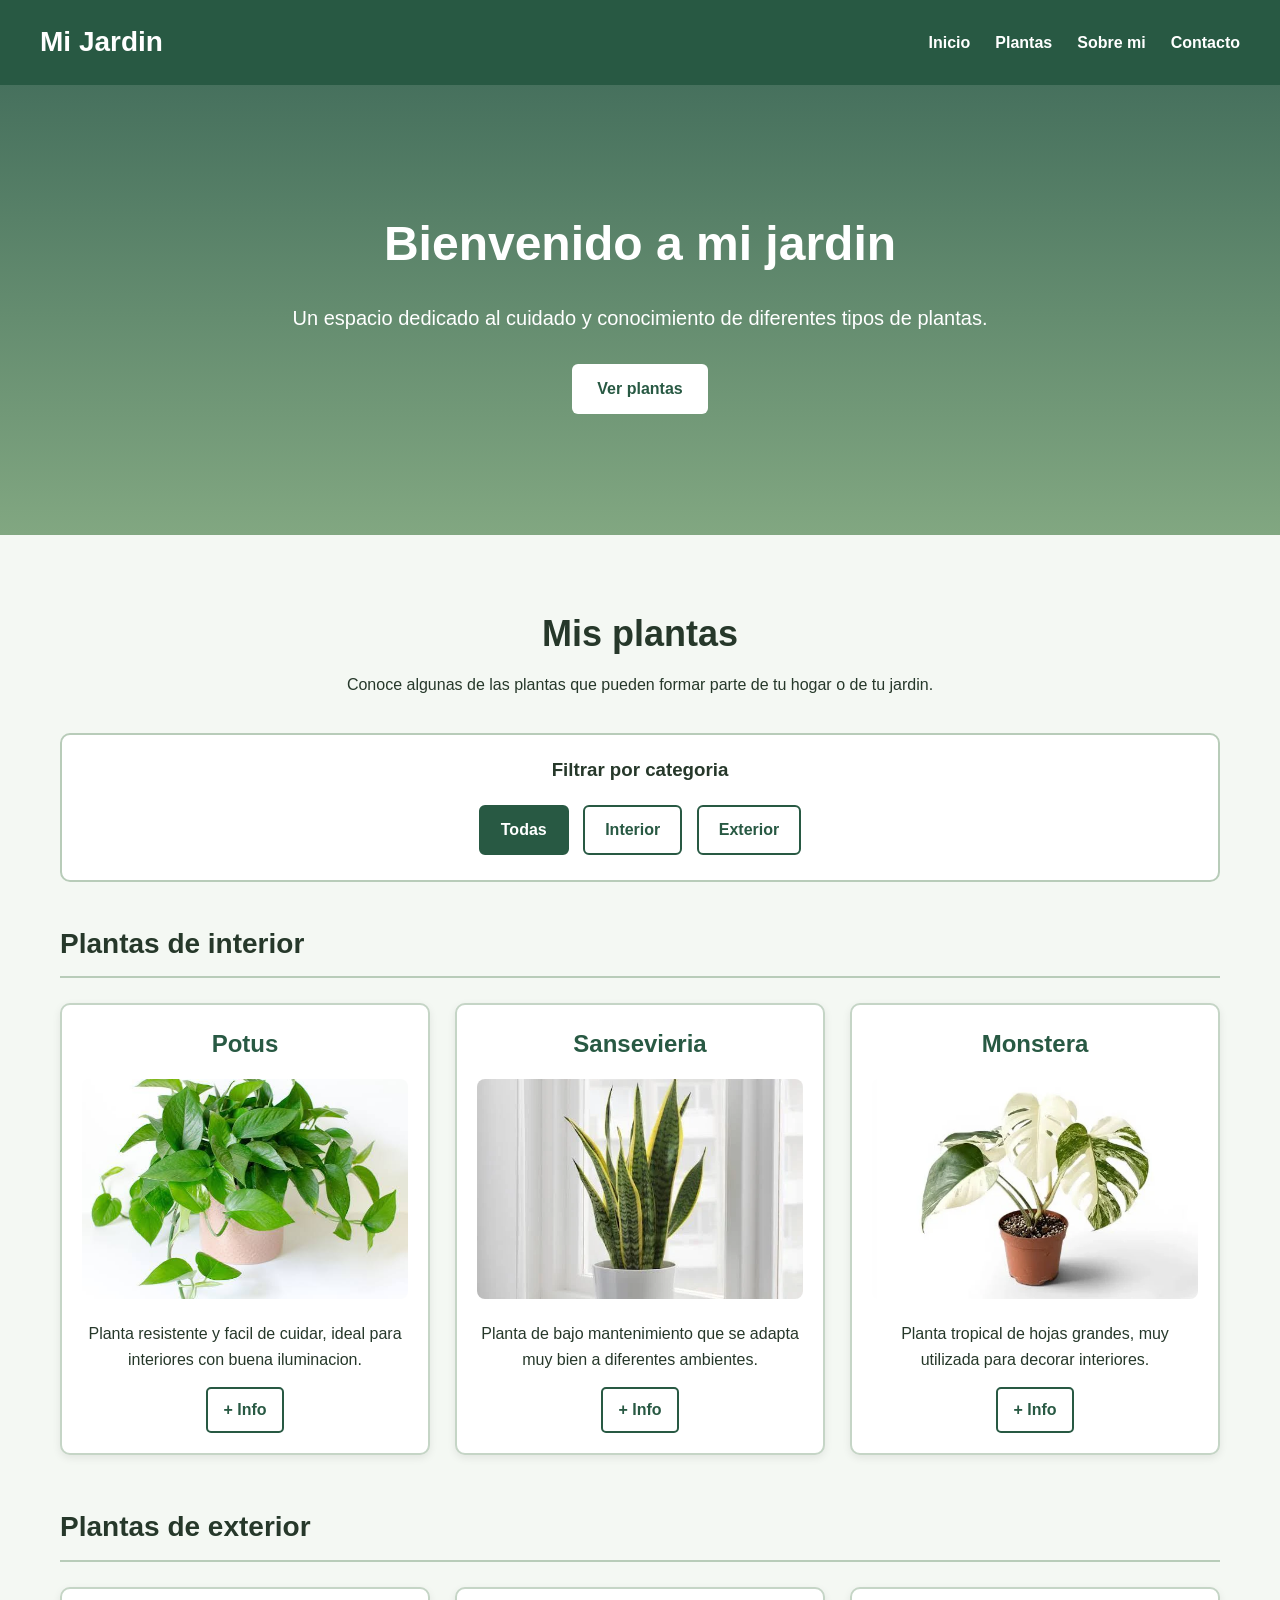
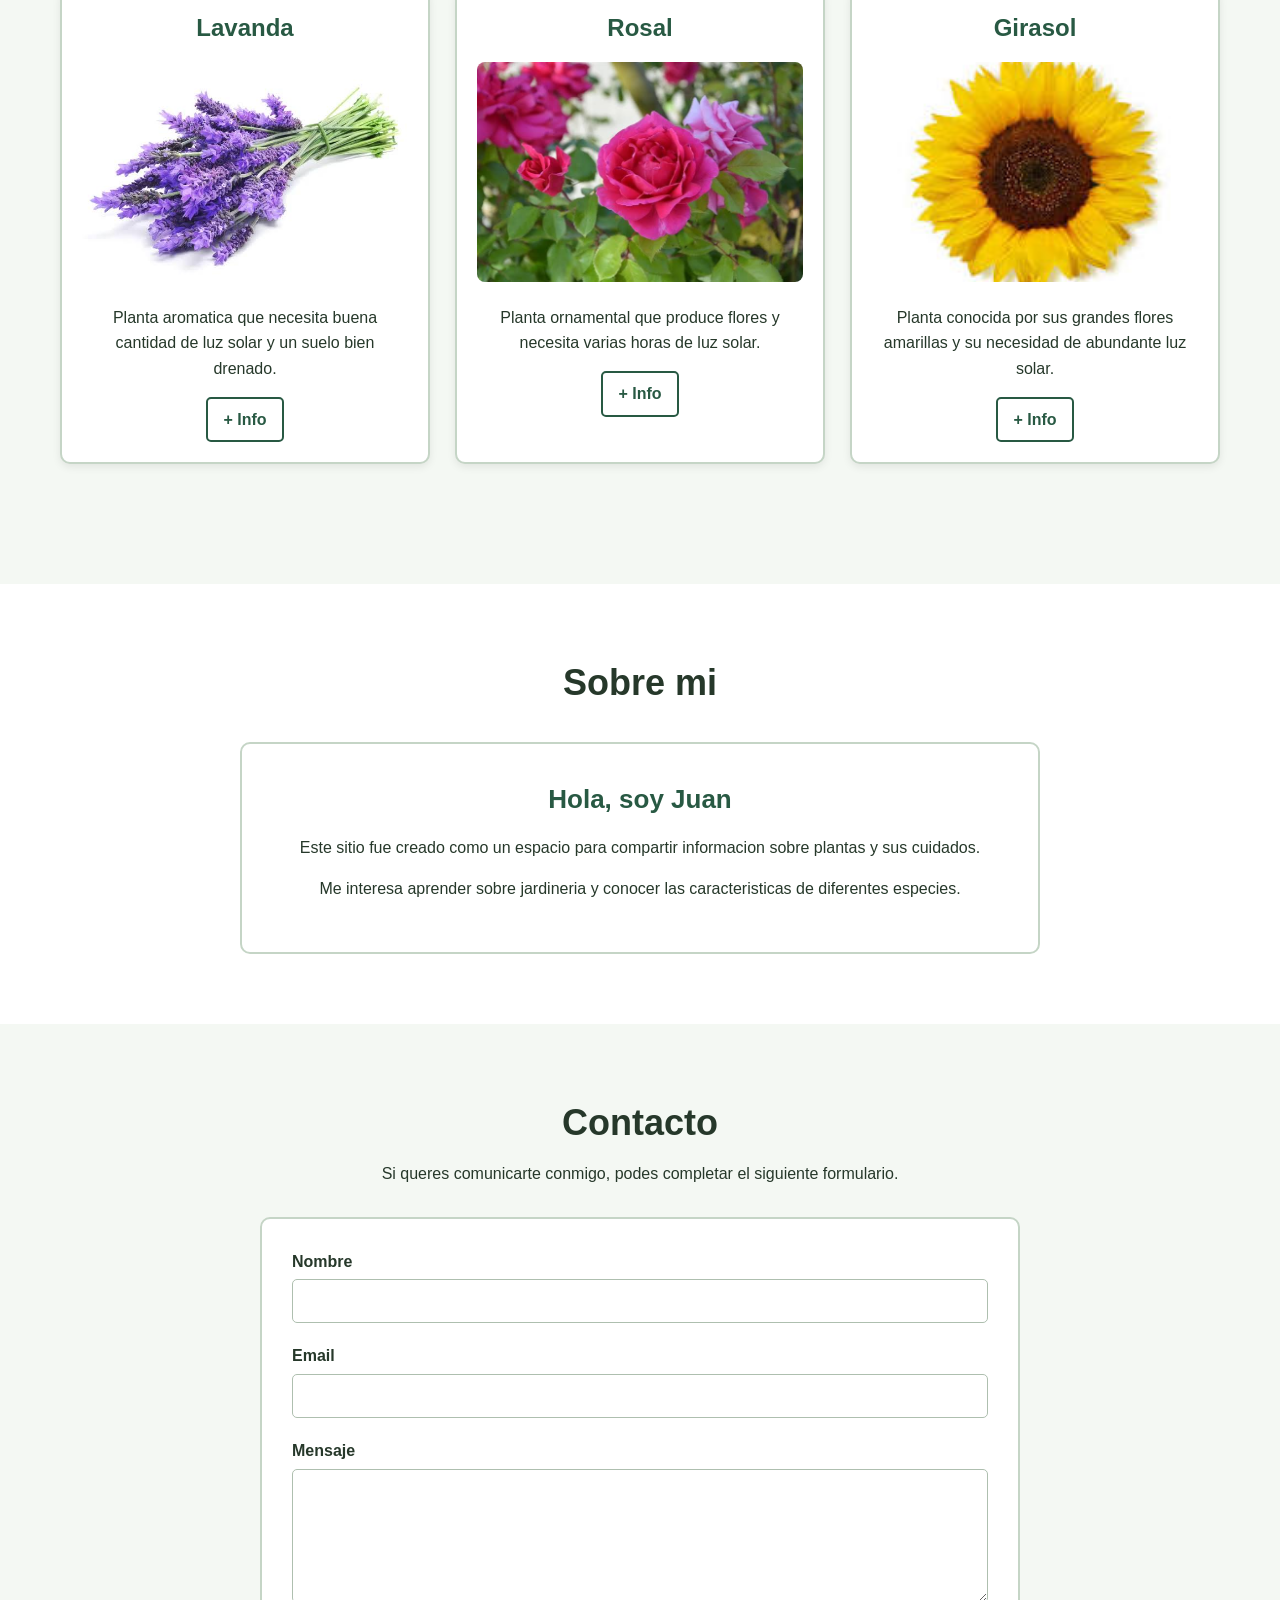
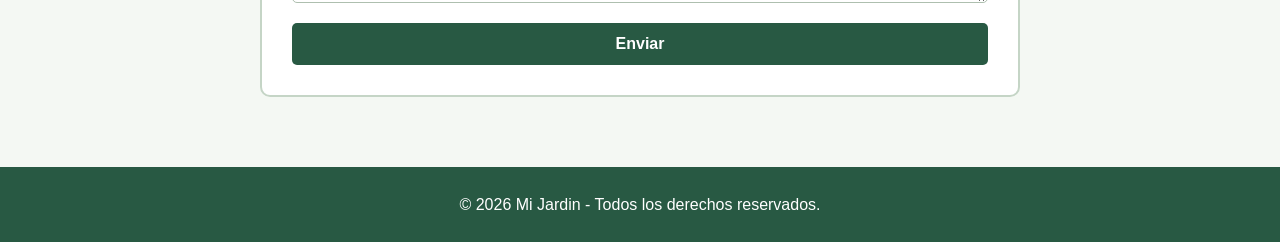
<file: web_chatgpt/index.html>
<!DOCTYPE html>
<html lang="es">
<head>
    <meta charset="UTF-8">
    <meta name="viewport" content="width=device-width, initial-scale=1.0">
    <title>Mi Jardin</title>
    <link rel="stylesheet" href="estilosIA.css">
</head>

<body>

    <!-- ENCABEZADO -->
    <header>
        <nav>
            <h1>Mi Jardin</h1>

            <ul>
                <li><a href="#inicio">Inicio</a></li>
                <li><a href="#plantas">Plantas</a></li>
                <li><a href="#sobre-mi">Sobre mi</a></li>
                <li><a href="#contacto">Contacto</a></li>
            </ul>
        </nav>
    </header>


    <!-- INICIO -->
    <main>

        <section id="inicio" class="hero">
            <div class="hero-contenido">
                <h2>Bienvenido a mi jardin</h2>
                <p>
                    Un espacio dedicado al cuidado y conocimiento de diferentes
                    tipos de plantas.
                </p>

                <a href="#plantas" class="boton">Ver plantas</a>
            </div>
        </section>


        <!-- PLANTAS -->
        <section id="plantas" class="plantas">

            <h2>Mis plantas</h2>

            <p class="descripcion">
                Conoce algunas de las plantas que pueden formar parte de tu hogar
                o de tu jardin.
            </p>


            <!--
                Los radio buttons estan directamente dentro de la section.
                Esto permite que el selector CSS "~" funcione correctamente.
            -->

            <input type="radio" name="categoria" id="todas" checked>
            <input type="radio" name="categoria" id="interior">
            <input type="radio" name="categoria" id="exterior">


            <!-- FILTRO -->
            <div class="filtro">

                <h3>Filtrar por categoria</h3>

                <label for="todas">Todas</label>
                <label for="interior">Interior</label>
                <label for="exterior">Exterior</label>

            </div>


            <!-- PLANTAS DE INTERIOR -->
            <div id="categoria-interior" class="categoria">

                <h3>Plantas de interior</h3>

                <div class="plantas-grid">

                    <article class="planta-card">
                        <h4>Potus</h4>

                        <img src="imagenes/pothos.jpg" alt="Potus">

                        <p>
                            Planta resistente y facil de cuidar, ideal para
                            interiores con buena iluminacion.
                        </p>

                        <a href="info/pothos.pdf" target="_blank">
                            + Info
                        </a>
                    </article>


                    <article class="planta-card">
                        <h4>Sansevieria</h4>

                        <img src="imagenes/sansevieria.jpg" alt="Sansevieria">

                        <p>
                            Planta de bajo mantenimiento que se adapta muy bien
                            a diferentes ambientes.
                        </p>

                        <a href="info/sansevieria.pdf" target="_blank">
                            + Info
                        </a>
                    </article>


                    <article class="planta-card">
                        <h4>Monstera</h4>

                        <img src="imagenes/monstera.jpg" alt="Monstera">

                        <p>
                            Planta tropical de hojas grandes, muy utilizada
                            para decorar interiores.
                        </p>

                        <a href="info/monstera.pdf" target="_blank">
                            + Info
                        </a>
                    </article>

                </div>

            </div>


            <!-- PLANTAS DE EXTERIOR -->
            <div id="categoria-exterior" class="categoria">

                <h3>Plantas de exterior</h3>

                <div class="plantas-grid">

                    <article class="planta-card">
                        <h4>Lavanda</h4>

                        <img src="imagenes/lavanda.jpg" alt="Lavanda">

                        <p>
                            Planta aromatica que necesita buena cantidad de
                            luz solar y un suelo bien drenado.
                        </p>

                        <a href="info/lavanda.pdf" target="_blank">
                            + Info
                        </a>
                    </article>


                    <article class="planta-card">
                        <h4>Rosal</h4>

                        <img src="imagenes/rosal.jpg" alt="Rosal">

                        <p>
                            Planta ornamental que produce flores y necesita
                            varias horas de luz solar.
                        </p>

                        <a href="info/rosal.pdf" target="_blank">
                            + Info
                        </a>
                    </article>


                    <article class="planta-card">
                        <h4>Girasol</h4>

                        <img src="imagenes/girasol.jpg" alt="Girasol">

                        <p>
                            Planta conocida por sus grandes flores amarillas
                            y su necesidad de abundante luz solar.
                        </p>

                        <a href="info/girasol.pdf" target="_blank">
                            + Info
                        </a>
                    </article>

                </div>

            </div>

        </section>


        <!-- SOBRE MI -->
        <section id="sobre-mi" class="sobre-mi">

            <h2>Sobre mi</h2>

            <div class="sobre-contenido">

                <div>
                    <h3>Hola, soy Juan</h3>

                    <p>
                        Este sitio fue creado como un espacio para compartir
                        informacion sobre plantas y sus cuidados.
                    </p>

                    <p>
                        Me interesa aprender sobre jardineria y conocer las
                        caracteristicas de diferentes especies.
                    </p>
                </div>

            </div>

        </section>


        <!-- CONTACTO -->
        <section id="contacto" class="contacto">

            <h2>Contacto</h2>

            <p>
                Si queres comunicarte conmigo, podes completar el siguiente
                formulario.
            </p>

            <form action="#" method="post">

                <label for="nombre">Nombre</label>
                <input
                    type="text"
                    id="nombre"
                    name="nombre"
                    required
                >


                <label for="email">Email</label>
                <input
                    type="email"
                    id="email"
                    name="email"
                    required
                >


                <label for="mensaje">Mensaje</label>
                <textarea
                    id="mensaje"
                    name="mensaje"
                    rows="6"
                    required
                ></textarea>


                <button type="submit">Enviar</button>

            </form>

        </section>

    </main>


    <!-- PIE DE PAGINA -->
    <footer>
        <p>&copy; 2026 Mi Jardin - Todos los derechos reservados.</p>
    </footer>

</body>
</html>
</file>
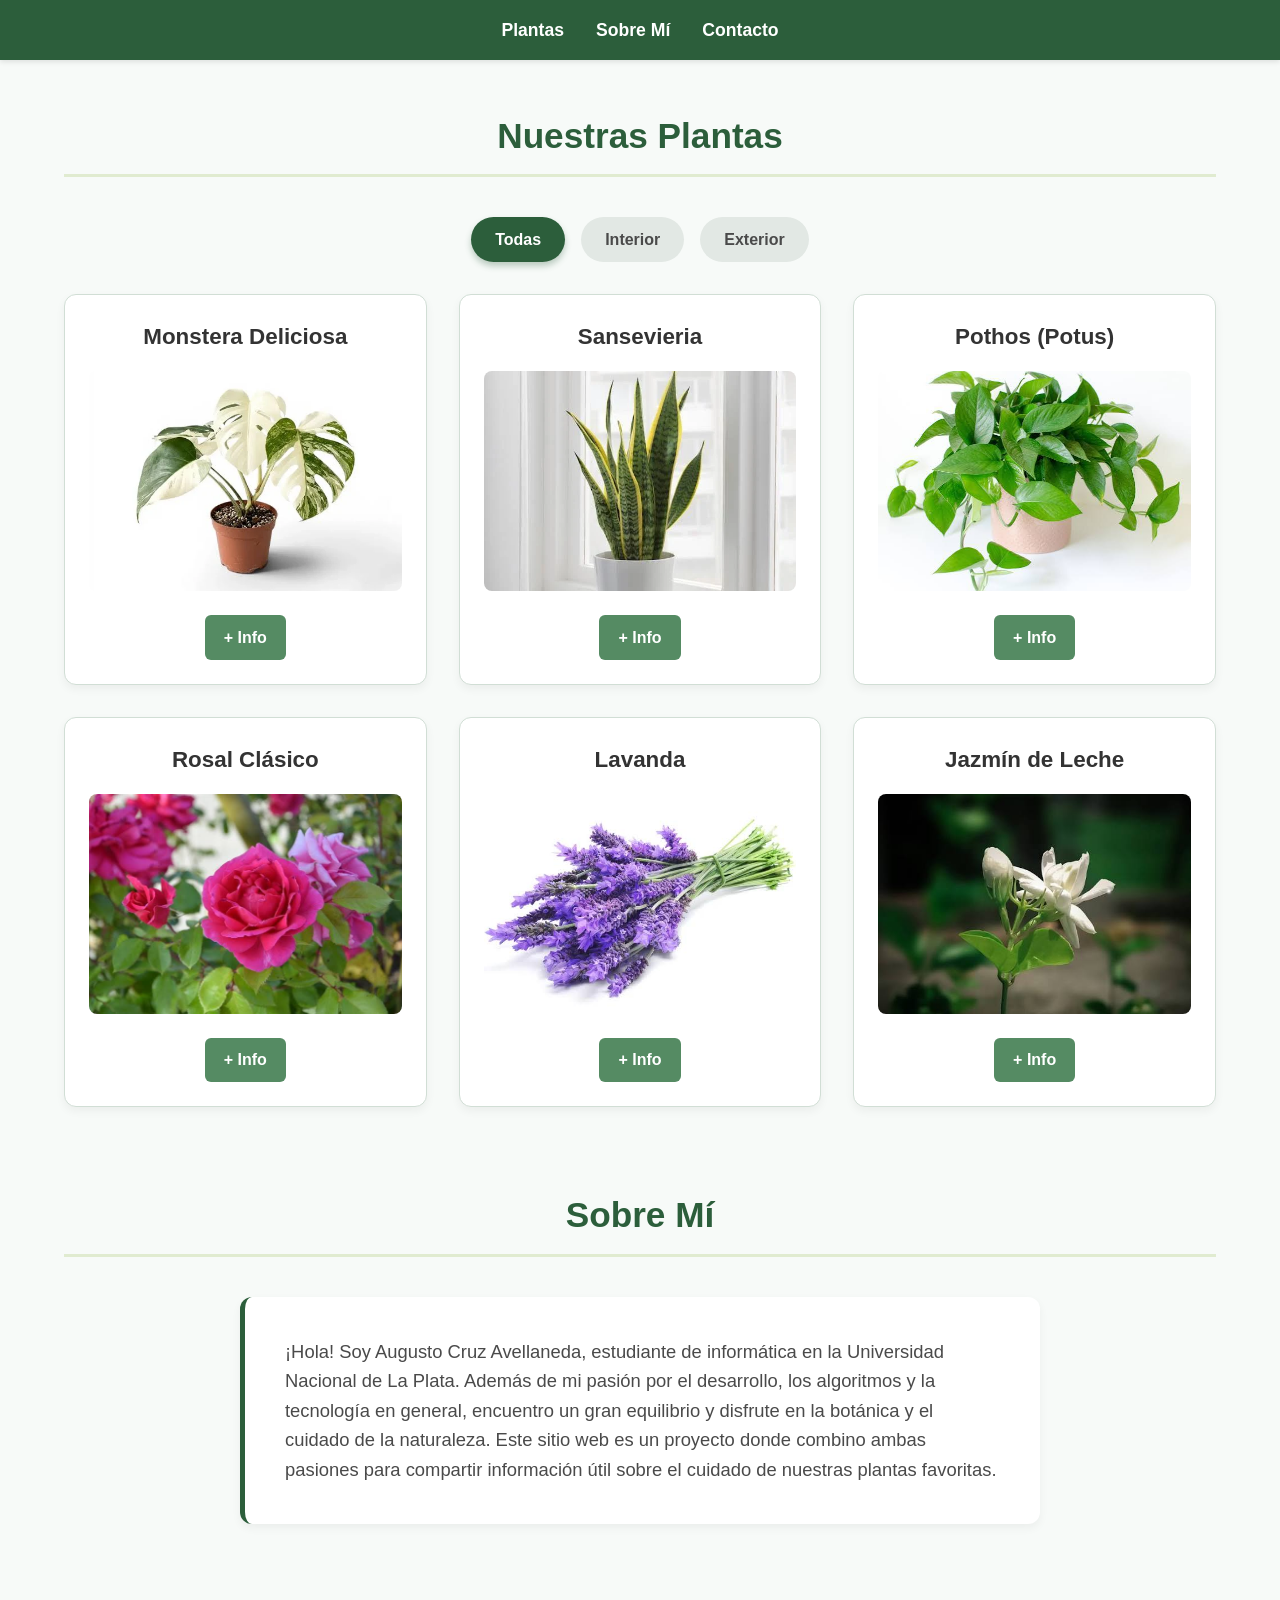
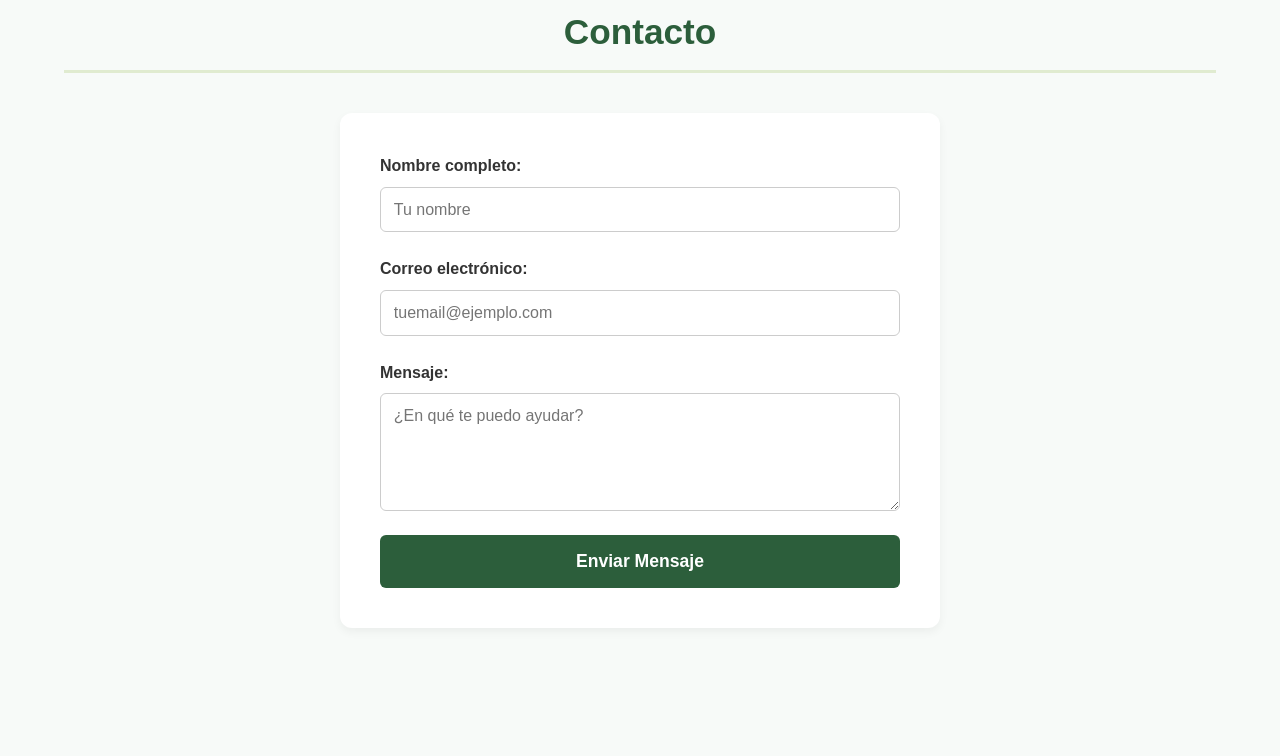
<file: web_gemini/index.html>
<!DOCTYPE html>
<html lang="es">
<head>
    <meta charset="UTF-8">
    <meta name="viewport" content="width=device-width, initial-scale=1.0">
    <title>Catálogo de Plantas</title>
    <!-- Enlace al archivo CSS externo tal como fue solicitado -->
    <link rel="stylesheet" href="estilosIA.css">
</head>
<body>
    <!-- Barra de Navegación -->
    <header>
        <nav>
            <ul>
                <li><a href="#plantas">Plantas</a></li>
                <li><a href="#sobre-mi">Sobre Mí</a></li>
                <li><a href="#contacto">Contacto</a></li>
            </ul>
        </nav>
    </header>

    <main>
        <!-- Sección de Plantas con Filtro -->
        <section id="plantas">
            <h2>Nuestras Plantas</h2>
            
            <!-- Radios ocultos para la lógica del filtro 100% CSS -->
            <input type="radio" id="filtro-todas" name="categoria" checked>
            <input type="radio" id="filtro-interior" name="categoria">
            <input type="radio" id="filtro-exterior" name="categoria">

            <!-- Botones visibles del filtro -->
            <div class="controles-filtro">
                <label for="filtro-todas">Todas</label>
                <label for="filtro-interior">Interior</label>
                <label for="filtro-exterior">Exterior</label>
            </div>

            <!-- Grilla de Tarjetas -->
            <div class="grilla-plantas">
                
                <!-- Plantas de Interior -->
                <div class="tarjeta-planta interior">
                    <h3>Monstera Deliciosa</h3>
                    <img src="imagenes/monstera.jpg" alt="Monstera Deliciosa">
                    <a href="info/monstera.pdf" class="btn-info">+ Info</a>
                </div>
                
                <div class="tarjeta-planta interior">
                    <h3>Sansevieria</h3>
                    <img src="imagenes/sansevieria.jpg" alt="Sansevieria">
                    <a href="info/sansevieria.pdf" class="btn-info">+ Info</a>
                </div>
                
                <div class="tarjeta-planta interior">
                    <h3>Pothos (Potus)</h3>
                    <img src="imagenes/pothos.jpg" alt="Pothos">
                    <a href="info/pothos.pdf" class="btn-info">+ Info</a>
                </div>

                <!-- Plantas de Exterior -->
                <div class="tarjeta-planta exterior">
                    <h3>Rosal Clásico</h3>
                    <img src="imagenes/rosal.jpg" alt="Rosal">
                    <a href="info/rosal.pdf" class="btn-info">+ Info</a>
                </div>
                
                <div class="tarjeta-planta exterior">
                    <h3>Lavanda</h3>
                    <img src="imagenes/lavanda.jpg" alt="Lavanda">
                    <a href="info/lavanda.pdf" class="btn-info">+ Info</a>
                </div>
                
                <div class="tarjeta-planta exterior">
                    <h3>Jazmín de Leche</h3>
                    <img src="imagenes/jazmin.jpg" alt="Jazmín">
                    <a href="info/jazmin.pdf" class="btn-info">+ Info</a>
                </div>

            </div>
        </section>

        <!-- Sección Sobre Mí -->
        <section id="sobre-mi">
            <h2>Sobre Mí</h2>
            <div class="contenido-sobre-mi">
                <p>¡Hola! Soy Augusto Cruz Avellaneda, estudiante de informática en la Universidad Nacional de La Plata. Además de mi pasión por el desarrollo, los algoritmos y la tecnología en general, encuentro un gran equilibrio y disfrute en la botánica y el cuidado de la naturaleza. Este sitio web es un proyecto donde combino ambas pasiones para compartir información útil sobre el cuidado de nuestras plantas favoritas.</p>
            </div>
        </section>

        <!-- Sección de Contacto -->
        <section id="contacto">
            <h2>Contacto</h2>
            <form class="formulario-contacto" action="#" method="POST">
                <div class="grupo-form">
                    <label for="nombre">Nombre completo:</label>
                    <input type="text" id="nombre" name="nombre" required placeholder="Tu nombre">
                </div>
                
                <div class="grupo-form">
                    <label for="email">Correo electrónico:</label>
                    <input type="email" id="email" name="email" required placeholder="tuemail@ejemplo.com">
                </div>
                
                <div class="grupo-form">
                    <label for="mensaje">Mensaje:</label>
                    <textarea id="mensaje" name="mensaje" rows="5" required placeholder="¿En qué te puedo ayudar?"></textarea>
                </div>
                
                <button type="submit" class="btn-enviar">Enviar Mensaje</button>
            </form>
        </section>
    </main>
</body>
</html>
</file>
<file: web_chatgpt/estilosIA.css>
/* ================================
   CONFIGURACION GENERAL
================================ */

* {
    margin: 0;
    padding: 0;
    box-sizing: border-box;
}

html {
    scroll-behavior: smooth;
}

body {
    font-family: Arial, sans-serif;
    background-color: #f4f8f3;
    color: #26382a;
    line-height: 1.6;
}


/* ================================
   ENCABEZADO
================================ */

header {
    background-color: #285943;
    color: white;
    padding: 20px 40px;
}

nav {
    max-width: 1200px;
    margin: auto;

    display: flex;
    justify-content: space-between;
    align-items: center;
}

nav h1 {
    font-size: 28px;
}

nav ul {
    list-style: none;

    display: flex;
    gap: 25px;
}

nav a {
    color: white;
    text-decoration: none;
    font-weight: bold;
}

nav a:hover {
    text-decoration: underline;
}


/* ================================
   HERO
================================ */

.hero {
    min-height: 450px;

    display: flex;
    justify-content: center;
    align-items: center;

    text-align: center;

    background: linear-gradient(
        rgba(40, 89, 67, 0.85),
        rgba(91, 140, 91, 0.75)
    );

    color: white;
    padding: 40px 20px;
}

.hero-contenido {
    max-width: 700px;
}

.hero h2 {
    font-size: 48px;
    margin-bottom: 20px;
}

.hero p {
    font-size: 20px;
    margin-bottom: 30px;
}

.boton {
    display: inline-block;

    background-color: white;
    color: #285943;

    padding: 12px 25px;

    border-radius: 6px;

    text-decoration: none;
    font-weight: bold;
}

.boton:hover {
    background-color: #e5eee5;
}


/* ================================
   SECCION PLANTAS
================================ */

.plantas {
    max-width: 1200px;
    margin: auto;
    padding: 70px 20px;
}

.plantas > h2 {
    text-align: center;
    font-size: 36px;
    margin-bottom: 10px;
}

.descripcion {
    text-align: center;
    margin-bottom: 35px;
}


/* ================================
   RADIO BUTTONS
================================ */

/*
   Los radio buttons se ocultan.
   Las etiquetas funcionan como botones del filtro.
*/

#todas,
#interior,
#exterior {
    display: none;
}


/* ================================
   FILTRO
================================ */

.filtro {
    background-color: white;

    border: 2px solid #b8ccb9;

    border-radius: 10px;

    padding: 20px;

    margin-bottom: 40px;

    text-align: center;
}

.filtro h3 {
    margin-bottom: 15px;
}

.filtro label {
    display: inline-block;

    padding: 10px 20px;

    margin: 5px;

    border: 2px solid #285943;

    border-radius: 6px;

    color: #285943;

    font-weight: bold;

    cursor: pointer;
}

.filtro label:hover {
    background-color: #e5eee5;
}


/* ================================
   ESTADO ACTIVO DEL FILTRO
================================ */

/*
   Cuando un radio esta seleccionado,
   cambiamos visualmente el boton correspondiente.
*/

#todas:checked ~ .filtro label[for="todas"],
#interior:checked ~ .filtro label[for="interior"],
#exterior:checked ~ .filtro label[for="exterior"] {
    background-color: #285943;
    color: white;
}


/* ================================
   CATEGORIAS
================================ */

.categoria {
    margin-bottom: 50px;
}

.categoria > h3 {
    font-size: 28px;
    margin-bottom: 25px;

    border-bottom: 2px solid #b8ccb9;

    padding-bottom: 10px;
}


/* ================================
   FILTRO CSS
================================ */

/*
   TODAS
*/

#todas:checked ~ #categoria-interior,
#todas:checked ~ #categoria-exterior {
    display: block;
}


/*
   INTERIOR
*/

#interior:checked ~ #categoria-interior {
    display: block;
}

#interior:checked ~ #categoria-exterior {
    display: none;
}


/*
   EXTERIOR
*/

#exterior:checked ~ #categoria-interior {
    display: none;
}

#exterior:checked ~ #categoria-exterior {
    display: block;
}


/* ================================
   TARJETAS DE PLANTAS
================================ */

.plantas-grid {
    display: grid;

    grid-template-columns: repeat(3, 1fr);

    gap: 25px;
}

.planta-card {
    background-color: white;

    border: 2px solid #c5d5c6;

    border-radius: 10px;

    padding: 20px;

    text-align: center;

    box-shadow: 0 3px 8px rgba(0, 0, 0, 0.08);
}

.planta-card h4 {
    font-size: 24px;

    color: #285943;

    margin-bottom: 15px;
}

.planta-card img {
    width: 100%;
    height: 220px;

    object-fit: cover;

    border-radius: 8px;

    margin-bottom: 15px;
}

.planta-card p {
    margin-bottom: 15px;
}

.planta-card a {
    display: inline-block;

    color: #285943;

    font-weight: bold;

    text-decoration: none;

    border: 2px solid #285943;

    padding: 8px 15px;

    border-radius: 5px;
}

.planta-card a:hover {
    background-color: #285943;
    color: white;
}


/* ================================
   SOBRE MI
================================ */

.sobre-mi {
    background-color: white;

    padding: 70px 20px;
}

.sobre-mi > h2 {
    text-align: center;

    font-size: 36px;

    margin-bottom: 30px;
}

.sobre-contenido {
    max-width: 800px;

    margin: auto;

    text-align: center;

    border: 2px solid #c5d5c6;

    border-radius: 10px;

    padding: 35px;
}

.sobre-contenido h3 {
    font-size: 26px;

    color: #285943;

    margin-bottom: 15px;
}

.sobre-contenido p {
    margin-bottom: 15px;
}


/* ================================
   CONTACTO
================================ */

.contacto {
    max-width: 800px;

    margin: auto;

    padding: 70px 20px;
}

.contacto h2 {
    text-align: center;

    font-size: 36px;

    margin-bottom: 10px;
}

.contacto > p {
    text-align: center;

    margin-bottom: 30px;
}

form {
    background-color: white;

    border: 2px solid #c5d5c6;

    border-radius: 10px;

    padding: 30px;

    display: flex;
    flex-direction: column;
}

form label {
    font-weight: bold;

    margin-bottom: 5px;
}

form input,
form textarea {
    font-family: inherit;

    font-size: 16px;

    padding: 12px;

    margin-bottom: 20px;

    border: 1px solid #aebfaf;

    border-radius: 5px;
}

form input:focus,
form textarea:focus {
    outline: 2px solid #5b8c5b;
}

form button {
    padding: 12px;

    background-color: #285943;

    color: white;

    border: none;

    border-radius: 5px;

    font-size: 16px;

    font-weight: bold;

    cursor: pointer;
}

form button:hover {
    background-color: #1e4433;
}


/* ================================
   PIE DE PAGINA
================================ */

footer {
    background-color: #285943;

    color: white;

    text-align: center;

    padding: 25px 20px;
}


/* ================================
   RESPONSIVE - TABLET
================================ */

@media (max-width: 900px) {

    nav {
        flex-direction: column;

        gap: 15px;
    }

    .plantas-grid {
        grid-template-columns: repeat(2, 1fr);
    }

    .hero h2 {
        font-size: 40px;
    }
}


/* ================================
   RESPONSIVE - CELULAR
================================ */

@media (max-width: 600px) {

    header {
        padding: 20px;
    }

    nav ul {
        flex-direction: column;

        align-items: center;

        gap: 10px;
    }

    .hero {
        min-height: 400px;
    }

    .hero h2 {
        font-size: 32px;
    }

    .hero p {
        font-size: 17px;
    }

    .plantas-grid {
        grid-template-columns: 1fr;
    }

    .filtro label {
        display: block;

        margin: 8px 0;
    }

    .planta-card img {
        height: 250px;
    }

    .sobre-mi > h2,
    .contacto h2,
    .plantas > h2 {
        font-size: 30px;
    }
}
</file>
<file: web_gemini/estilosIA.css>
/* ==============================
   RESET Y VARIABLES GLOBALES
============================== */
* {
    margin: 0;
    padding: 0;
    box-sizing: border-box;
    font-family: 'Segoe UI', Tahoma, Geneva, Verdana, sans-serif;
}

body {
    background-color: #f7faf8;
    color: #333;
    line-height: 1.6;
}

/* ==============================
   BARRA DE NAVEGACIÓN
============================== */
header {
    background-color: #2c5e3b;
    padding: 1rem 0;
    position: sticky;
    top: 0;
    z-index: 1000;
    box-shadow: 0 2px 5px rgba(0,0,0,0.1);
}

nav ul {
    list-style: none;
    display: flex;
    justify-content: center;
    gap: 2rem;
}

nav a {
    color: white;
    text-decoration: none;
    font-weight: 600;
    font-size: 1.1rem;
    transition: color 0.3s;
}

nav a:hover {
    color: #a3d9a5;
}

/* ==============================
   DISEÑO PRINCIPAL
============================== */
main {
    max-width: 1200px;
    margin: 0 auto;
    padding: 3rem 1.5rem;
}

section {
    margin-bottom: 5rem;
}

h2 {
    text-align: center;
    color: #2c5e3b;
    font-size: 2.2rem;
    margin-bottom: 2.5rem;
    border-bottom: 3px solid #e0ebd0;
    padding-bottom: 10px;
    display: inline-block;
    width: 100%;
}

/* ==============================
   FILTRO ESTÁTICO 100% CSS
============================== */
/* Ocultamos los radio buttons originales */
input[type="radio"] {
    display: none;
}

.controles-filtro {
    display: flex;
    justify-content: center;
    gap: 1rem;
    margin-bottom: 2rem;
    flex-wrap: wrap;
}

.controles-filtro label {
    padding: 0.6rem 1.5rem;
    background-color: #e2e8e4;
    color: #4a4a4a;
    border-radius: 25px;
    cursor: pointer;
    font-weight: 600;
    transition: all 0.3s ease;
}

/* Cambia el color del botón activo dependiendo de qué radio esté seleccionado */
#filtro-todas:checked ~ .controles-filtro label[for="filtro-todas"],
#filtro-interior:checked ~ .controles-filtro label[for="filtro-interior"],
#filtro-exterior:checked ~ .controles-filtro label[for="filtro-exterior"] {
    background-color: #2c5e3b;
    color: white;
    box-shadow: 0 4px 6px rgba(44, 94, 59, 0.3);
}

/* Lógica para ocultar/mostrar tarjetas basadas en el radio seleccionado */
#filtro-interior:checked ~ .grilla-plantas .exterior {
    display: none;
}

#filtro-exterior:checked ~ .grilla-plantas .interior {
    display: none;
}

/* ==============================
   GRILLA Y TARJETAS DE PLANTAS
============================== */
.grilla-plantas {
    display: grid;
    /* Diseño responsivo automático */
    grid-template-columns: repeat(auto-fill, minmax(300px, 1fr));
    gap: 2rem;
}

.tarjeta-planta {
    background: white;
    border: 1px solid #d1ded5;
    border-radius: 12px;
    padding: 1.5rem;
    text-align: center;
    display: flex;
    flex-direction: column;
    align-items: center;
    box-shadow: 0 4px 10px rgba(0,0,0,0.05);
    transition: transform 0.3s ease, box-shadow 0.3s ease;
}

.tarjeta-planta:hover {
    transform: translateY(-8px);
    box-shadow: 0 8px 15px rgba(0,0,0,0.1);
}

.tarjeta-planta h3 {
    color: #333;
    margin-bottom: 1rem;
    font-size: 1.4rem;
}

.tarjeta-planta img {
    width: 100%;
    height: 220px;
    object-fit: cover;
    border-radius: 8px;
    margin-bottom: 1.5rem;
}

.btn-info {
    margin-top: auto; /* Empuja el botón al fondo si las tarjetas varían en tamaño */
    background-color: #558b63;
    color: white;
    text-decoration: none;
    padding: 0.6rem 1.2rem;
    border-radius: 6px;
    font-weight: 600;
    transition: background-color 0.3s;
}

.btn-info:hover {
    background-color: #2c5e3b;
}

/* ==============================
   SOBRE MÍ
============================== */
.contenido-sobre-mi {
    max-width: 800px;
    margin: 0 auto;
    background: white;
    padding: 2.5rem;
    border-radius: 12px;
    box-shadow: 0 4px 10px rgba(0,0,0,0.05);
    border-left: 5px solid #2c5e3b;
}

.contenido-sobre-mi p {
    font-size: 1.15rem;
    color: #4a4a4a;
}

/* ==============================
   FORMULARIO DE CONTACTO
============================== */
.formulario-contacto {
    max-width: 600px;
    margin: 0 auto;
    background: white;
    padding: 2.5rem;
    border-radius: 12px;
    box-shadow: 0 4px 10px rgba(0,0,0,0.05);
}

.grupo-form {
    margin-bottom: 1.5rem;
    display: flex;
    flex-direction: column;
}

.grupo-form label {
    margin-bottom: 0.5rem;
    font-weight: 600;
    color: #333;
}

.grupo-form input,
.grupo-form textarea {
    padding: 0.8rem;
    border: 1px solid #ccc;
    border-radius: 6px;
    font-size: 1rem;
    transition: border-color 0.3s;
}

.grupo-form input:focus,
.grupo-form textarea:focus {
    outline: none;
    border-color: #2c5e3b;
}

.btn-enviar {
    width: 100%;
    background-color: #2c5e3b;
    color: white;
    border: none;
    padding: 1rem;
    font-size: 1.1rem;
    font-weight: bold;
    border-radius: 6px;
    cursor: pointer;
    transition: background-color 0.3s;
}

.btn-enviar:hover {
    background-color: #1a3c25;
}

/* ==============================
   MEDIA QUERIES (Celulares)
============================== */
@media (max-width: 600px) {
    nav ul {
        flex-direction: column;
        align-items: center;
        gap: 1rem;
    }
    
    .controles-filtro {
        flex-direction: column;
        align-items: stretch;
        text-align: center;
    }
}
</file>
